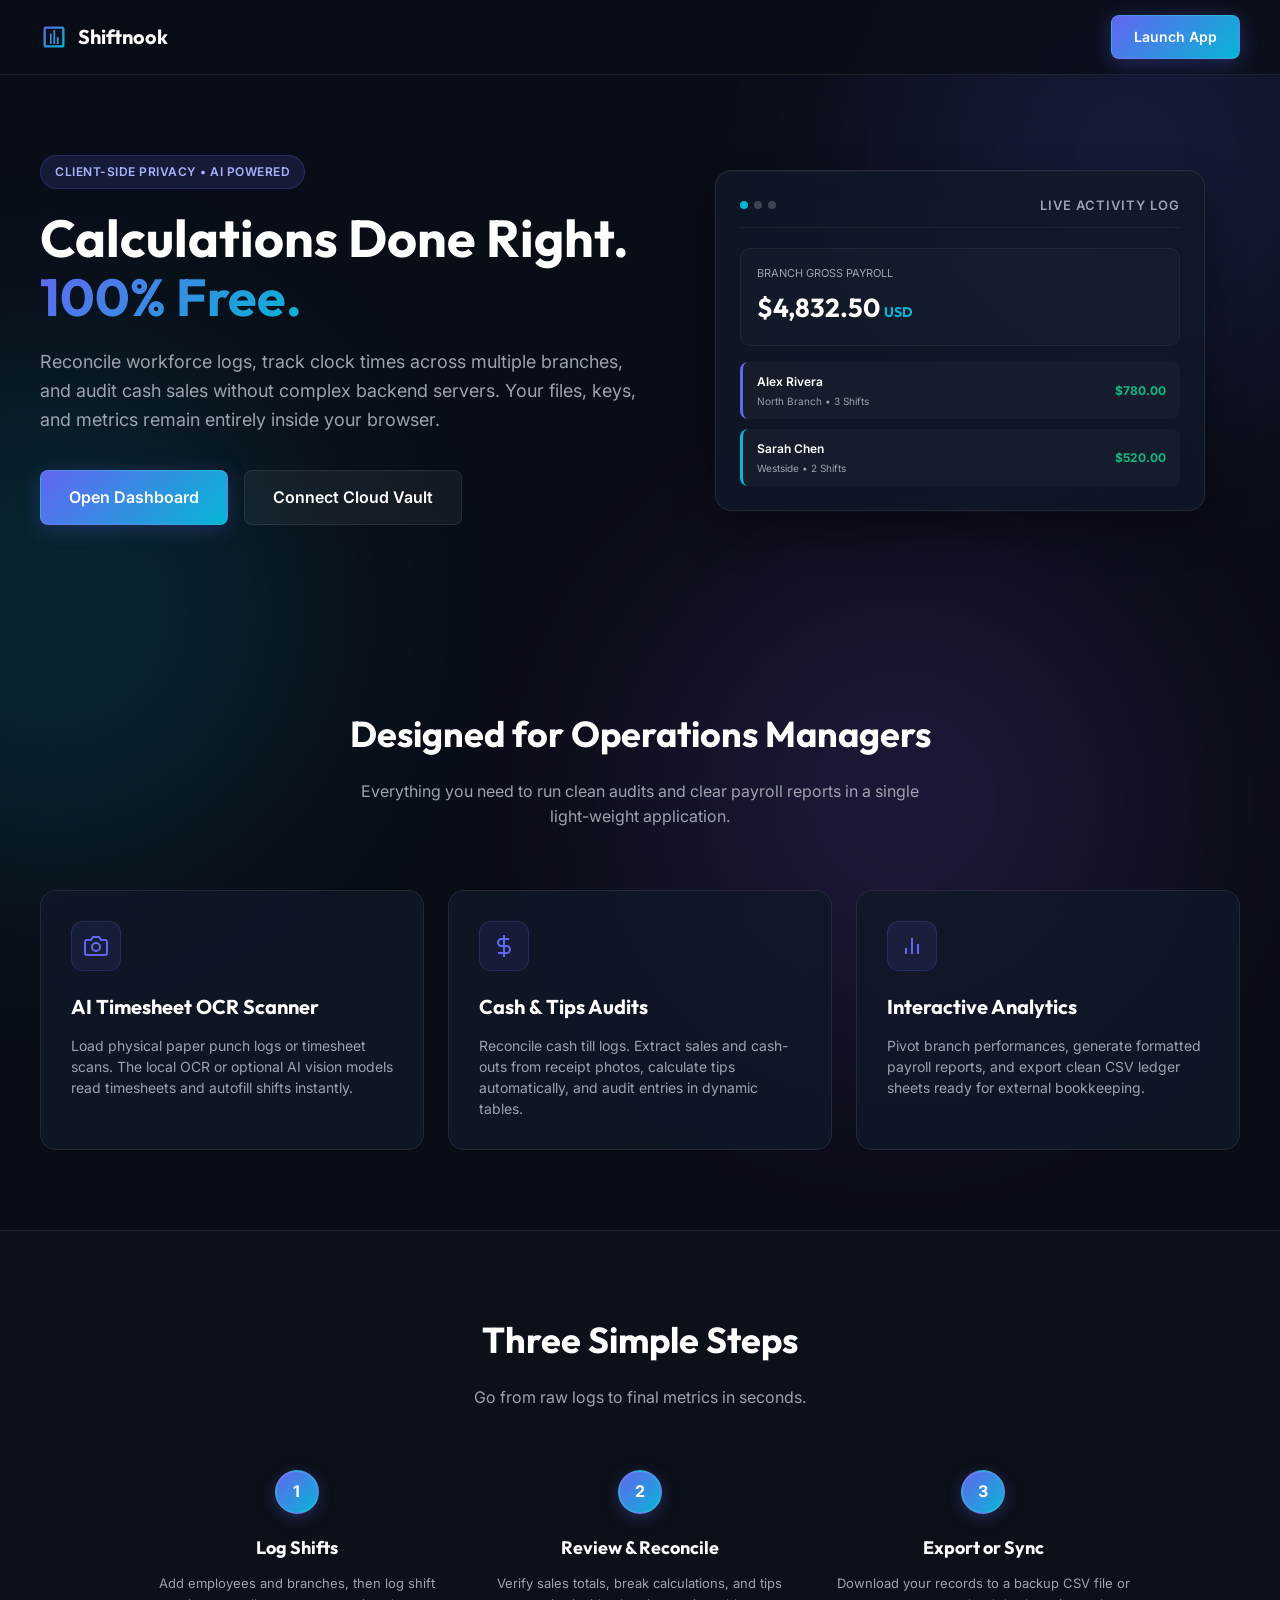
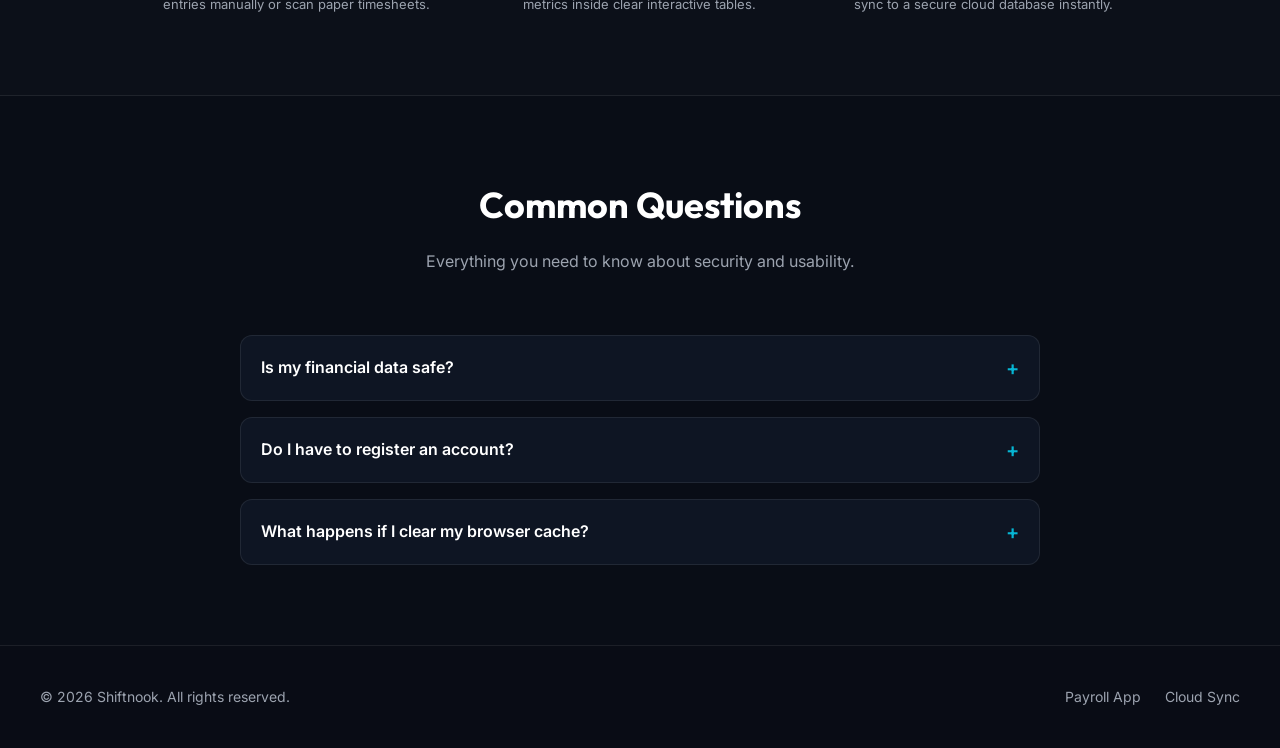
<file: index.html>
<!DOCTYPE html>
<html lang="en">

<head>
    <meta charset="UTF-8">
    <meta name="viewport" content="width=device-width, initial-scale=1.0">
    <meta name="description"
        content="Free, privacy-first Payroll Management Tool for small businesses. Track employee hours across branches with AI OCR timesheet scanning, receipts audits, and live reports.">
    <meta name="keywords"
        content="free payroll tool, timesheet calculator, small business payroll, branch management, OCR timesheet reader, cash tips audit">
    <meta name="author" content="Shiftnook">
    <meta name="google-site-verification" content="gkHj3CmERKsZQWXKeP79QqR70IVLTL7syxrKK6Iqikk" />
    
    <!-- Open Graph / Facebook -->
    <meta property="og:type" content="website">
    <meta property="og:url" content="https://shiftnook.web.app/">
    <meta property="og:title" content="Payroll Management System | Free AI Timesheet & Payroll Tool">
    <meta property="og:description" content="Track employee hours across branches with AI OCR timesheet scanning, receipts audits, and live reports. 100% free and private.">
    
    <title>Payroll Management System | Free AI Timesheet & Payroll Tool</title>
    
    <!-- Fonts -->
    <link rel="preconnect" href="https://fonts.googleapis.com">
    <link rel="preconnect" href="https://fonts.gstatic.com" crossorigin>
    <link href="https://fonts.googleapis.com/css2?family=Inter:wght@300;400;500;600;700&family=Outfit:wght@400;500;600;700;800&display=swap" rel="stylesheet">
    
    <!-- Structured Data (Schema.org JSON-LD) -->
    <script type="application/ld+json">
    {
      "@context": "https://schema.org",
      "@type": "WebApplication",
      "name": "Payroll Management & Cash Audit System",
      "url": "https://shiftnook.web.app",
      "description": "Free, local-first payroll timesheet calculator and cash audit tool for small businesses featuring OCR timesheet scanning.",
      "applicationCategory": "BusinessApplication",
      "operatingSystem": "All",
      "browserRequirements": "Requires JavaScript. Requires HTML5.",
      "offers": {
        "@type": "Offer",
        "price": "0.00",
        "priceCurrency": "USD"
      },
      "featureList": [
        "Local-first data privacy",
        "AI OCR Timesheet Scanning",
        "Multiple Branch Tracking",
        "Cash & Tips Reconciliation",
        "Interactive Reports & Analytics"
      ]
    }
    </script>

    <style>
        :root {
            --bg-base: #090d16;
            --bg-surface: rgba(17, 25, 40, 0.75);
            --border-glow: rgba(255, 255, 255, 0.08);
            --accent-primary: #6366f1;
            --accent-secondary: #06b6d4;
            --accent-gradient: linear-gradient(135deg, #6366f1 0%, #06b6d4 100%);
            --text-main: #f3f4f6;
            --text-muted: #9ca3af;
        }

        body {
            margin: 0;
            padding: 0;
            background-color: var(--bg-base);
            color: var(--text-main);
            font-family: 'Inter', sans-serif;
            overflow-x: hidden;
            line-height: 1.6;
        }

        h1, h2, h3, h4 {
            font-family: 'Outfit', sans-serif;
            font-weight: 700;
            margin: 0;
        }

        /* Abstract glowing background blobs */
        .glow-blob {
            position: absolute;
            width: 500px;
            height: 500px;
            border-radius: 50%;
            filter: blur(120px);
            opacity: 0.15;
            z-index: -1;
            pointer-events: none;
            animation: pulse 12s infinite alternate;
        }

        .blob-1 {
            background: var(--accent-primary);
            top: -100px;
            right: -100px;
        }

        .blob-2 {
            background: var(--accent-secondary);
            top: 40%;
            left: -200px;
            animation-delay: 2s;
        }

        .blob-3 {
            background: #8b5cf6;
            bottom: -150px;
            right: 10%;
            animation-delay: 4s;
        }

        @keyframes pulse {
            0% { transform: scale(1) translate(0, 0); }
            100% { transform: scale(1.15) translate(30px, 30px); }
        }

        /* Header Navigation */
        header {
            position: sticky;
            top: 0;
            z-index: 100;
            backdrop-filter: blur(16px);
            -webkit-backdrop-filter: blur(16px);
            border-bottom: 1px solid var(--border-glow);
            background: rgba(9, 13, 22, 0.7);
        }

        .nav-container {
            max-width: 1200px;
            margin: 0 auto;
            display: flex;
            justify-content: space-between;
            align-items: center;
            padding: 15px 24px;
        }

        .logo {
            display: flex;
            align-items: center;
            gap: 10px;
            font-size: 20px;
            font-family: 'Outfit', sans-serif;
            font-weight: 700;
            color: #fff;
            text-decoration: none;
        }

        .logo svg {
            width: 28px;
            height: 28px;
            fill: url(#logo-grad);
        }

        .btn-launch {
            background: var(--accent-gradient);
            color: #fff;
            padding: 10px 22px;
            font-size: 14px;
            font-weight: 600;
            border-radius: 8px;
            text-decoration: none;
            transition: all 0.3s cubic-bezier(0.16, 1, 0.3, 1);
            box-shadow: 0 4px 20px rgba(99, 102, 241, 0.3);
            border: 1px solid rgba(255, 255, 255, 0.1);
        }

        .btn-launch:hover {
            transform: translateY(-2px);
            box-shadow: 0 8px 30px rgba(99, 102, 241, 0.5);
        }

        /* Hero Section */
        .hero {
            max-width: 1200px;
            margin: 0 auto;
            padding: 80px 24px 100px 24px;
            display: flex;
            gap: 40px;
            align-items: center;
            justify-content: space-between;
        }

        .hero-content {
            flex: 1.1;
            max-width: 600px;
        }

        .badge-features {
            background: rgba(99, 102, 241, 0.15);
            color: #a5b4fc;
            padding: 6px 14px;
            border-radius: 50px;
            font-size: 12px;
            font-weight: 600;
            border: 1px solid rgba(99, 102, 241, 0.25);
            display: inline-block;
            margin-bottom: 20px;
            letter-spacing: 0.5px;
        }

        .hero-title {
            font-size: 52px;
            line-height: 1.15;
            color: #fff;
            margin-bottom: 20px;
        }

        .hero-title span {
            background: var(--accent-gradient);
            -webkit-background-clip: text;
            -webkit-text-fill-color: transparent;
        }

        .hero-desc {
            font-size: 18px;
            color: var(--text-muted);
            margin-bottom: 35px;
            font-weight: 400;
        }

        .hero-ctas {
            display: flex;
            gap: 16px;
            flex-wrap: wrap;
        }

        .btn-hero-primary {
            background: var(--accent-gradient);
            color: #fff;
            padding: 14px 28px;
            font-size: 16px;
            font-weight: 600;
            border-radius: 8px;
            text-decoration: none;
            transition: all 0.3s;
            box-shadow: 0 4px 20px rgba(99, 102, 241, 0.25);
            border: 1px solid rgba(255, 255, 255, 0.1);
        }

        .btn-hero-primary:hover {
            transform: translateY(-2px);
            box-shadow: 0 8px 30px rgba(99, 102, 241, 0.45);
        }

        .btn-hero-secondary {
            background: rgba(255, 255, 255, 0.05);
            color: #fff;
            padding: 14px 28px;
            font-size: 16px;
            font-weight: 600;
            border-radius: 8px;
            text-decoration: none;
            transition: all 0.3s;
            border: 1px solid var(--border-glow);
        }

        .btn-hero-secondary:hover {
            background: rgba(255, 255, 255, 0.1);
            border-color: rgba(255, 255, 255, 0.2);
        }

        /* Hero Graphic (Visual Dashboard Mockup) */
        .hero-visual {
            flex: 0.9;
            position: relative;
            display: flex;
            justify-content: center;
        }

        .mockup-container {
            background: var(--bg-surface);
            border: 1px solid var(--border-glow);
            border-radius: 16px;
            padding: 24px;
            width: 100%;
            max-width: 440px;
            box-shadow: 0 20px 40px rgba(0, 0, 0, 0.4), inset 0 1px 1px rgba(255, 255, 255, 0.05);
            backdrop-filter: blur(16px);
            -webkit-backdrop-filter: blur(16px);
            transition: transform 0.4s cubic-bezier(0.16, 1, 0.3, 1);
        }

        .mockup-container:hover {
            transform: translateY(-5px) rotate(1deg);
        }

        .mockup-header {
            display: flex;
            align-items: center;
            justify-content: space-between;
            margin-bottom: 20px;
            border-bottom: 1px solid rgba(255, 255, 255, 0.06);
            padding-bottom: 12px;
        }

        .mockup-dots {
            display: flex;
            gap: 6px;
        }

        .mockup-dot {
            width: 8px;
            height: 8px;
            border-radius: 50%;
            background: rgba(255,255,255,0.2);
        }

        .mockup-dot.active {
            background: var(--accent-secondary);
        }

        .mockup-title {
            font-size: 13px;
            font-weight: 600;
            color: var(--text-muted);
            text-transform: uppercase;
            letter-spacing: 1px;
        }

        .mockup-stat {
            background: rgba(255,255,255,0.02);
            border: 1px solid rgba(255,255,255,0.05);
            border-radius: 10px;
            padding: 16px;
            margin-bottom: 16px;
        }

        .mockup-stat-title {
            font-size: 11px;
            color: var(--text-muted);
            text-transform: uppercase;
            margin-bottom: 4px;
        }

        .mockup-stat-val {
            font-size: 26px;
            font-weight: 700;
            color: #fff;
            font-family: 'Outfit', sans-serif;
            display: flex;
            align-items: baseline;
            gap: 4px;
        }

        .mockup-stat-val span {
            font-size: 14px;
            color: var(--accent-secondary);
        }

        .mockup-rows {
            display: flex;
            flex-direction: column;
            gap: 10px;
        }

        .mockup-row {
            display: flex;
            justify-content: space-between;
            align-items: center;
            background: rgba(255,255,255,0.03);
            padding: 10px 14px;
            border-radius: 8px;
            border-left: 3px solid var(--accent-primary);
            font-size: 12px;
        }

        .mockup-row-left {
            display: flex;
            flex-direction: column;
            gap: 2px;
        }

        .mockup-row-name {
            font-weight: 600;
            color: #fff;
        }

        .mockup-row-meta {
            font-size: 10px;
            color: var(--text-muted);
        }

        .mockup-row-pay {
            font-weight: 700;
            color: #10b981;
        }

        /* Features Section */
        .features-section {
            max-width: 1200px;
            margin: 0 auto;
            padding: 80px 24px;
        }

        .section-intro {
            text-align: center;
            max-width: 600px;
            margin: 0 auto 60px auto;
        }

        .section-title {
            font-size: 36px;
            color: #fff;
            margin-bottom: 15px;
        }

        .section-desc {
            font-size: 16px;
            color: var(--text-muted);
        }

        .features-grid {
            display: grid;
            grid-template-columns: repeat(auto-fit, minmax(280px, 1fr));
            gap: 24px;
        }

        .feature-card {
            background: var(--bg-surface);
            border: 1px solid var(--border-glow);
            border-radius: 16px;
            padding: 30px;
            transition: all 0.3s cubic-bezier(0.16, 1, 0.3, 1);
            backdrop-filter: blur(10px);
            -webkit-backdrop-filter: blur(10px);
        }

        .feature-card:hover {
            transform: translateY(-5px);
            border-color: rgba(99, 102, 241, 0.25);
            box-shadow: 0 10px 30px rgba(99, 102, 241, 0.05);
        }

        .feature-icon-wrapper {
            width: 48px;
            height: 48px;
            border-radius: 12px;
            background: rgba(99, 102, 241, 0.1);
            display: flex;
            align-items: center;
            justify-content: center;
            margin-bottom: 20px;
            border: 1px solid rgba(99, 102, 241, 0.2);
        }

        .feature-icon-wrapper svg {
            width: 24px;
            height: 24px;
            stroke: var(--accent-primary);
        }

        .feature-card h3 {
            font-size: 20px;
            color: #fff;
            margin-bottom: 12px;
        }

        .feature-card p {
            font-size: 14px;
            color: var(--text-muted);
            margin: 0;
            line-height: 1.5;
        }

        /* How it works */
        .how-section {
            background: rgba(255, 255, 255, 0.01);
            border-top: 1px solid var(--border-glow);
            border-bottom: 1px solid var(--border-glow);
            padding: 80px 24px;
        }

        .steps-container {
            max-width: 1000px;
            margin: 40px auto 0 auto;
            display: flex;
            justify-content: space-between;
            gap: 30px;
            position: relative;
        }

        .step-item {
            flex: 1;
            text-align: center;
            position: relative;
        }

        .step-num {
            width: 40px;
            height: 40px;
            border-radius: 50%;
            background: var(--accent-gradient);
            color: #fff;
            display: flex;
            align-items: center;
            justify-content: center;
            font-weight: 700;
            font-size: 16px;
            margin: 0 auto 20px auto;
            box-shadow: 0 4px 15px rgba(99, 102, 241, 0.3);
            border: 2px solid rgba(255,255,255,0.1);
        }

        .step-item h4 {
            font-size: 18px;
            color: #fff;
            margin-bottom: 10px;
        }

        .step-item p {
            font-size: 13px;
            color: var(--text-muted);
            margin: 0;
        }

        /* FAQ Section */
        .faq-section {
            max-width: 800px;
            margin: 0 auto;
            padding: 80px 24px;
        }

        .faq-accordion {
            margin-top: 40px;
            display: flex;
            flex-direction: column;
            gap: 16px;
        }

        details {
            background: var(--bg-surface);
            border: 1px solid var(--border-glow);
            border-radius: 12px;
            padding: 16px 20px;
            cursor: pointer;
            transition: all 0.3s;
        }

        details[open] {
            border-color: rgba(99, 102, 241, 0.25);
        }

        summary {
            font-weight: 600;
            font-size: 16px;
            color: #fff;
            outline: none;
            user-select: none;
            display: flex;
            justify-content: space-between;
            align-items: center;
            list-style: none;
        }

        summary::-webkit-details-marker {
            display: none;
        }

        summary::after {
            content: "+";
            font-size: 20px;
            color: var(--accent-secondary);
            transition: transform 0.3s;
        }

        details[open] summary::after {
            transform: rotate(45deg);
        }

        .faq-content {
            margin-top: 12px;
            font-size: 14px;
            color: var(--text-muted);
            line-height: 1.6;
        }

        /* Footer */
        footer {
            border-top: 1px solid var(--border-glow);
            padding: 40px 24px;
            background: rgba(9, 13, 22, 0.9);
        }

        .footer-container {
            max-width: 1200px;
            margin: 0 auto;
            display: flex;
            justify-content: space-between;
            align-items: center;
            flex-wrap: wrap;
            gap: 20px;
        }

        .footer-left {
            font-size: 14px;
            color: var(--text-muted);
        }

        .footer-right {
            display: flex;
            gap: 24px;
        }

        .footer-link {
            font-size: 14px;
            color: var(--text-muted);
            text-decoration: none;
            transition: color 0.2s;
        }

        .footer-link:hover {
            color: var(--accent-secondary);
        }

        /* Responsive Layouts */
        @media screen and (max-width: 900px) {
            .hero {
                flex-direction: column;
                text-align: center;
                padding-top: 40px;
            }

            .hero-content {
                max-width: 100%;
            }

            .hero-title {
                font-size: 40px;
            }

            .hero-ctas {
                justify-content: center;
            }

            .hero-visual {
                width: 100%;
                margin-top: 40px;
            }

            .steps-container {
                flex-direction: column;
                gap: 40px;
            }
        }
    </style>
</head>

<body>
    <div class="glow-blob blob-1"></div>
    <div class="glow-blob blob-2"></div>
    <div class="glow-blob blob-3"></div>

    <header>
        <div class="nav-container">
            <a href="#" class="logo" id="headerLogo">
                <!-- SVG Logo with gradient -->
                <svg viewBox="0 0 24 24">
                    <defs>
                        <linearGradient id="logo-grad" x1="0%" y1="0%" x2="100%" y2="100%">
                            <stop offset="0%" stop-color="#6366f1" />
                            <stop offset="100%" stop-color="#06b6d4" />
                        </linearGradient>
                    </defs>
                    <path d="M19,3H5C3.89,3 3,3.89 3,5V19C3,20.1 3.89,21 5,21H19C20.1,21 21,20.1 21,19V5C21,3.89 20.1,3 19,3M19,19H5V5H19V19M11.5,6H13V18H11.5V6M8.5,9H10V18H8.5V9M14.5,12H16V18H14.5V12Z" />
                </svg>
                <span>Shiftnook</span>
            </a>
            <a href="app.html" class="btn-launch" id="btnLaunchAppNav">Launch App</a>
        </div>
    </header>

    <main>
        <section class="hero">
            <div class="hero-content">
                <span class="badge-features">CLIENT-SIDE PRIVACY • AI POWERED</span>
                <h1 class="hero-title">Calculations Done Right. <span>100% Free.</span></h1>
                <p class="hero-desc">Reconcile workforce logs, track clock times across multiple branches, and audit cash sales without complex backend servers. Your files, keys, and metrics remain entirely inside your browser.</p>
                <div class="hero-ctas">
                    <a href="app.html" class="btn-hero-primary" id="btnHeroLaunch">Open Dashboard</a>
                    <a href="app.html#settings" class="btn-hero-secondary" id="btnHeroCloud">Connect Cloud Vault</a>
                </div>
            </div>
            <div class="hero-visual">
                <div class="mockup-container">
                    <div class="mockup-header">
                        <div class="mockup-dots">
                            <div class="mockup-dot active"></div>
                            <div class="mockup-dot"></div>
                            <div class="mockup-dot"></div>
                        </div>
                        <div class="mockup-title">Live Activity Log</div>
                    </div>
                    <div class="mockup-stat">
                        <div class="mockup-stat-title">Branch Gross Payroll</div>
                        <div class="mockup-stat-val">$4,832.50 <span>USD</span></div>
                    </div>
                    <div class="mockup-rows">
                        <div class="mockup-row">
                            <div class="mockup-row-left">
                                <span class="mockup-row-name">Alex Rivera</span>
                                <span class="mockup-row-meta">North Branch • 3 Shifts</span>
                            </div>
                            <span class="mockup-row-pay">$780.00</span>
                        </div>
                        <div class="mockup-row" style="border-left-color: var(--accent-secondary);">
                            <div class="mockup-row-left">
                                <span class="mockup-row-name">Sarah Chen</span>
                                <span class="mockup-row-meta">Westside • 2 Shifts</span>
                            </div>
                            <span class="mockup-row-pay">$520.00</span>
                        </div>
                    </div>
                </div>
            </div>
        </section>

        <section class="features-section">
            <div class="section-intro">
                <h2 class="section-title">Designed for Operations Managers</h2>
                <p class="section-desc">Everything you need to run clean audits and clear payroll reports in a single light-weight application.</p>
            </div>
            <div class="features-grid">
                <div class="feature-card">
                    <div class="feature-icon-wrapper">
                        <!-- Camera / Scan Icon -->
                        <svg viewBox="0 0 24 24" fill="none" stroke="currentColor" stroke-width="2">
                            <path d="M23 19a2 2 0 0 1-2 2H3a2 2 0 0 1-2-2V8a2 2 0 0 1 2-2h4l2-3h6l2 3h4a2 2 0 0 1 2 2z"/>
                            <circle cx="12" cy="13" r="4"/>
                        </svg>
                    </div>
                    <h3>AI Timesheet OCR Scanner</h3>
                    <p>Load physical paper punch logs or timesheet scans. The local OCR or optional AI vision models read timesheets and autofill shifts instantly.</p>
                </div>
                <div class="feature-card">
                    <div class="feature-icon-wrapper">
                        <!-- Dollar Icon -->
                        <svg viewBox="0 0 24 24" fill="none" stroke="currentColor" stroke-width="2">
                            <line x1="12" y1="1" x2="12" y2="23"/>
                            <path d="M17 5H9.5a3.5 3.5 0 0 0 0 7h5a3.5 3.5 0 0 1 0 7H6"/>
                        </svg>
                    </div>
                    <h3>Cash & Tips Audits</h3>
                    <p>Reconcile cash till logs. Extract sales and cash-outs from receipt photos, calculate tips automatically, and audit entries in dynamic tables.</p>
                </div>
                <div class="feature-card">
                    <div class="feature-icon-wrapper">
                        <!-- Chart Icon -->
                        <svg viewBox="0 0 24 24" fill="none" stroke="currentColor" stroke-width="2">
                            <line x1="18" y1="20" x2="18" y2="10"/>
                            <line x1="12" y1="20" x2="12" y2="4"/>
                            <line x1="6" y1="20" x2="6" y2="14"/>
                        </svg>
                    </div>
                    <h3>Interactive Analytics</h3>
                    <p>Pivot branch performances, generate formatted payroll reports, and export clean CSV ledger sheets ready for external bookkeeping.</p>
                </div>
            </div>
        </section>

        <section class="how-section">
            <div class="section-intro">
                <h2 class="section-title" style="color: #fff;">Three Simple Steps</h2>
                <p class="section-desc">Go from raw logs to final metrics in seconds.</p>
            </div>
            <div class="steps-container">
                <div class="step-item">
                    <div class="step-num">1</div>
                    <h4>Log Shifts</h4>
                    <p>Add employees and branches, then log shift entries manually or scan paper timesheets.</p>
                </div>
                <div class="step-item">
                    <div class="step-num">2</div>
                    <h4>Review & Reconcile</h4>
                    <p>Verify sales totals, break calculations, and tips metrics inside clear interactive tables.</p>
                </div>
                <div class="step-item">
                    <div class="step-num">3</div>
                    <h4>Export or Sync</h4>
                    <p>Download your records to a backup CSV file or sync to a secure cloud database instantly.</p>
                </div>
            </div>
        </section>

        <section class="faq-section">
            <div class="section-intro">
                <h2 class="section-title">Common Questions</h2>
                <p class="section-desc">Everything you need to know about security and usability.</p>
            </div>
            <div class="faq-accordion">
                <details>
                    <summary>Is my financial data safe?</summary>
                    <div class="faq-content">Yes. By default, this tool runs entirely on your local browser. No data, names, or values are transmitted to our servers. Your database lives in browser `localStorage`.</div>
                </details>
                <details>
                    <summary>Do I have to register an account?</summary>
                    <div class="faq-content">No. You can open the application dashboard and start calculating shifts and importing CSV records immediately without registering. Registration is only required if you explicitly choose to sync data across a team using Cloud Workspace Mode.</div>
                </details>
                <details>
                    <summary>What happens if I clear my browser cache?</summary>
                    <div class="faq-content">Since your data is local to your browser storage, clearing the cache or browsing in incognito mode will erase records. We recommend regular CSV backups using the 'Export CSV' button on the dashboard. Alternatively, connect a free Cloud Vault account for permanent automatic syncing.</div>
                </details>
            </div>
        </section>
    </main>

    <footer>
        <div class="footer-container">
            <div class="footer-left" id="footerText">
                © 2026 Shiftnook. All rights reserved.
            </div>
            <div class="footer-right">
                <a href="app.html" class="footer-link" id="footerLinkApp">Payroll App</a>
                <a href="app.html#settings" class="footer-link" id="footerLinkSettings">Cloud Sync</a>
            </div>
        </div>
    </footer>
</body>

</html>
</file>
